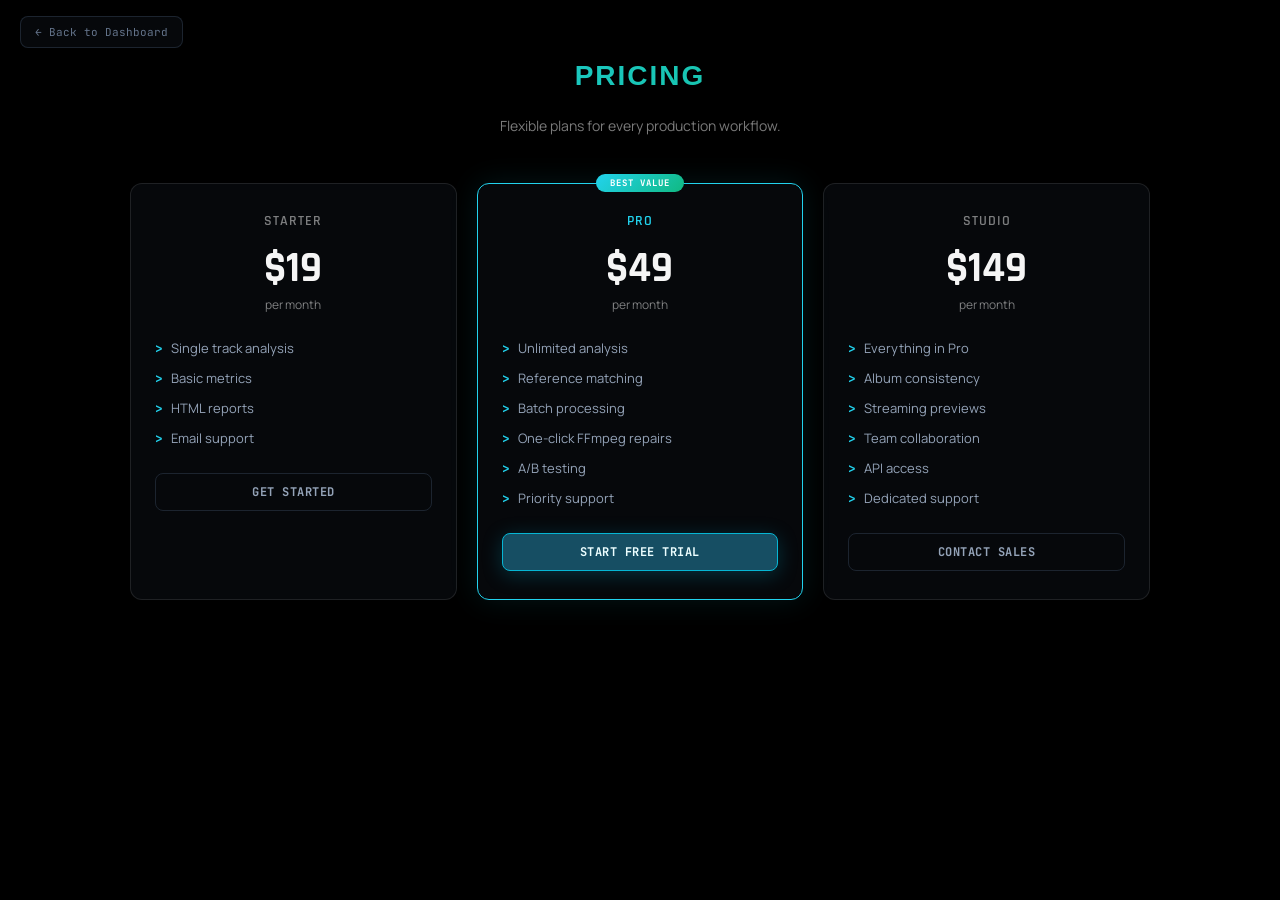
<file: nodaw-web/pricing.html>
<!DOCTYPE html>
<html lang="en" data-theme="obsidian-glass">
<head>
<meta charset="UTF-8">
<meta name="viewport" content="width=device-width, initial-scale=1.0">
<title>NoDAW — Pricing</title>
<link rel="preconnect" href="https://fonts.googleapis.com">
<link href="https://fonts.googleapis.com/css2?family=JetBrains+Mono:wght@400..700&family=Rajdhani:wght@500;600;700&family=Syncopate:wght@400;700&family=Manrope:wght@400..700&display=swap" rel="stylesheet">
<style>
:root {
  --nd-bg-deep: #020617; -- nd-bg-surface: #0f172a;
  --nd-bg-panel: rgba(15,23,42,0.92); --nd-bg-glass: rgba(15,23,42,0.68);
  --nd-border: rgba(51,65,85,0.5); --nd-border-active: rgba(6,182,212,0.38);
  --nd-cyan: #22d3ee; --nd-cyan-dark: #06b6d4; --nd-emerald: #10b981;
  --nd-orange: #f97316; --nd-red: #ef4444; --nd-gold: #facc15;
  --nd-text-primary: #e2e8f0; --nd-text-secondary: #94a3b8;
  --nd-text-muted: #64748b; --nd-text-dim: #475569;
  --nd-radius-sm: 4px; --nd-radius-md: 8px; --nd-radius-lg: 12px; --nd-radius-xl: 16px;
  --nd-font-mono: 'JetBrains Mono', monospace; --nd-font-tech: 'Rajdhani', sans-serif;
  --nd-font-body: 'Manrope', sans-serif; --nd-font-display: 'Syncopate', sans-serif;
}
[data-theme='obsidian-glass'] {
  --theme-bg: #000; --theme-surface: rgba(8,10,14,0.82);
  --theme-border: rgba(255,255,255,0.10); --theme-primary: #fff;
  --theme-secondary: #a1a1aa; --theme-accent: #22d3ee; --theme-accent-2: #10b981;
  --theme-gold: #c8a24a; --theme-text: #f5f5f5; --theme-muted: rgba(255,255,255,0.48);
  --theme-glow: rgba(34,211,238,0.10); --theme-gradient: linear-gradient(135deg,#22d3ee,#10b981);
}
* { margin:0; padding:0; box-sizing:border-box; }
body { font-family: var(--nd-font-body); background: var(--theme-bg, #020617); color: var(--theme-text, #e2e8f0); min-height:100vh; }
::-webkit-scrollbar { width: 6px; } ::-webkit-scrollbar-track { background:transparent; } ::-webkit-scrollbar-thumb { background: var(--nd-border); border-radius:3px; }

.btn { display:inline-flex; align-items:center; justify-content:center; gap:8px; font-family:var(--nd-font-mono); font-size:12px; font-weight:700; padding:10px 20px; border-radius:var(--nd-radius-md); cursor:pointer; transition:all 0.2s; border:1px solid transparent; text-transform:uppercase; letter-spacing:0.5px; }
.btn-primary { background:#164e63; border-color:var(--nd-cyan-dark); color:#ecfeff; box-shadow:0 4px 20px rgba(8,145,178,0.3); }
.btn-primary:hover { background:#155e75; box-shadow:0 6px 25px rgba(8,145,178,0.4); }
.btn-secondary { background:transparent; border-color:var(--nd-border); color:var(--nd-text-secondary); }
.btn-secondary:hover { border-color:var(--nd-cyan); color:var(--nd-text-primary); }
.btn-lg { padding:14px 28px; font-size:14px; }
.btn-sm { padding:6px 14px; font-size:10px; }
.w-full { width:100%; }

.section-title { font-family:var(--nd-font-display); font-size:28px; font-weight:700; letter-spacing:2px; text-transform:uppercase; margin-bottom:24px; background:var(--theme-gradient); -webkit-background-clip:text; -webkit-text-fill-color:transparent; background-clip:text; }
.section-sub { font-size:14px; color:var(--theme-muted); margin-bottom:32px; font-family:var(--nd-font-body); max-width:600px; }

.price-card { background:var(--theme-surface,var(--nd-bg-panel)); border:1px solid var(--theme-border,var(--nd-border)); border-radius:var(--nd-radius-lg); padding:28px 24px; text-align:center; transition:all 0.3s; }
.price-card.featured { border-color:var(--theme-accent,var(--nd-cyan)); box-shadow:0 0 30px var(--theme-glow); position:relative; }
.price-card.featured::before { content:'BEST VALUE'; position:absolute; top:-10px; left:50%; transform:translateX(-50%); background:var(--theme-gradient); color:#fff; font-family:var(--nd-font-mono); font-size:9px; font-weight:700; padding:3px 14px; border-radius:999px; letter-spacing:1px; }
.price-amount { font-family:var(--nd-font-tech); font-size:42px; font-weight:700; color:var(--theme-text); }
.price-period { font-size:12px; color:var(--theme-muted); margin-bottom:20px; }
.price-features { list-style:none; text-align:left; margin:20px 0; }
.price-features li { padding:6px 0; font-size:13px; color:var(--nd-text-secondary); display:flex; align-items:center; gap:8px; }
.price-features li::before { content:'>'; font-family:var(--nd-font-mono); color:var(--theme-accent,var(--nd-cyan)); font-weight:700; }

.back-link { position:fixed; top:16px; left:20px; z-index:100; font-family:var(--nd-font-mono); font-size:11px; color:var(--nd-text-muted); text-decoration:none; padding:8px 14px; border:1px solid var(--nd-border); border-radius:var(--nd-radius-md); background:var(--theme-surface,var(--nd-bg-panel)); backdrop-filter:blur(12px); transition:all 0.2s; }
.back-link:hover { border-color:var(--nd-cyan); color:var(--nd-cyan); }
</style>
</head>
<body>
<a href="index.html" class="back-link">&larr; Back to Dashboard</a>
<main style="max-width:1100px;margin:0 auto;padding:60px 40px">
  <h1 class="section-title" style="text-align:center">Pricing</h1>
  <p class="section-sub" style="text-align:center;margin:0 auto 48px">Flexible plans for every production workflow.</p>
  <div style="display:grid;grid-template-columns:repeat(3,1fr);gap:20px">
    <div class="price-card">
      <div style="font-family:var(--nd-font-tech);font-size:14px;font-weight:600;color:var(--theme-muted);margin-bottom:12px;letter-spacing:1px">STARTER</div>
      <div class="price-amount">$19</div>
      <div class="price-period">per month</div>
      <ul class="price-features">
        <li>Single track analysis</li>
        <li>Basic metrics</li>
        <li>HTML reports</li>
        <li>Email support</li>
      </ul>
      <button class="btn btn-secondary w-full">Get Started</button>
    </div>
    <div class="price-card featured">
      <div style="font-family:var(--nd-font-tech);font-size:14px;font-weight:600;color:var(--theme-accent,var(--nd-cyan));margin-bottom:12px;letter-spacing:1px">PRO</div>
      <div class="price-amount">$49</div>
      <div class="price-period">per month</div>
      <ul class="price-features">
        <li>Unlimited analysis</li>
        <li>Reference matching</li>
        <li>Batch processing</li>
        <li>One-click FFmpeg repairs</li>
        <li>A/B testing</li>
        <li>Priority support</li>
      </ul>
      <button class="btn btn-primary w-full">Start Free Trial</button>
    </div>
    <div class="price-card">
      <div style="font-family:var(--nd-font-tech);font-size:14px;font-weight:600;color:var(--theme-muted);margin-bottom:12px;letter-spacing:1px">STUDIO</div>
      <div class="price-amount">$149</div>
      <div class="price-period">per month</div>
      <ul class="price-features">
        <li>Everything in Pro</li>
        <li>Album consistency</li>
        <li>Streaming previews</li>
        <li>Team collaboration</li>
        <li>API access</li>
        <li>Dedicated support</li>
      </ul>
      <button class="btn btn-secondary w-full">Contact Sales</button>
    </div>
  </div>
</main>
</body>
</html>
</file>
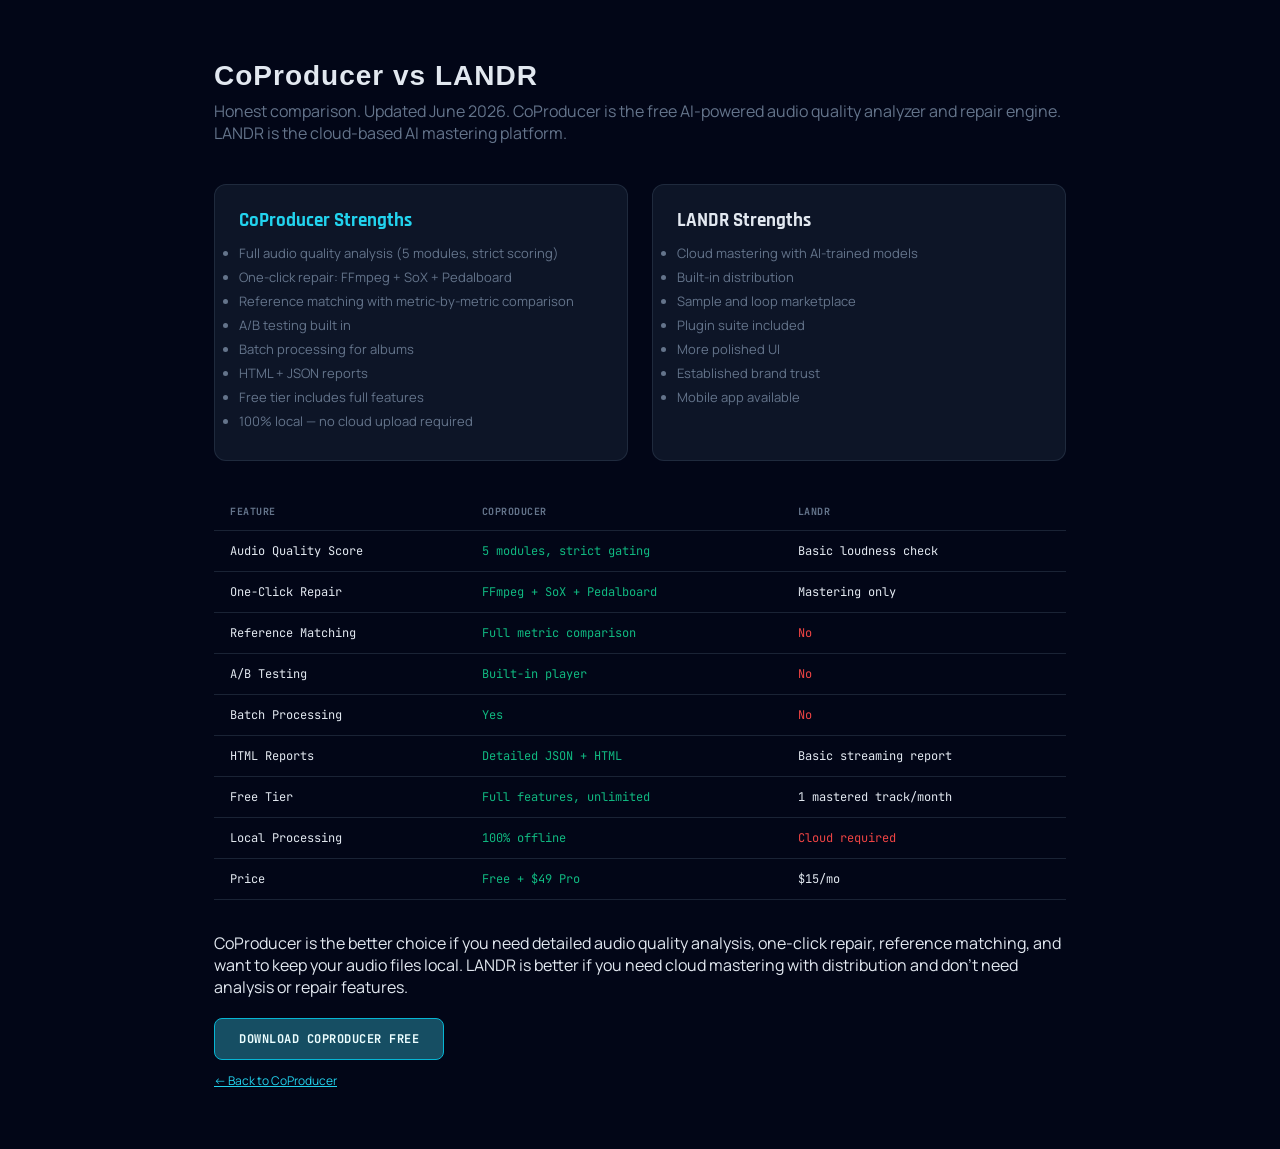
<file: nodaw-web/comparisons/vs-landr.html>
<!DOCTYPE html>
<html lang="en"><head><meta charset="UTF-8"><meta name="viewport" content="width=device-width,initial-scale=1.0">
<title>CoProducer vs LANDR | AI Audio Analysis Comparison 2026</title>
<meta name="description" content="Compare CoProducer vs LANDR for audio quality analysis and repair. CoProducer offers strict 5-module scoring, one-click FFmpeg repair, reference matching, A/B testing, and batch processing. Free tier available.">
<meta name="keywords" content="CoProducer vs LANDR, LANDR alternative, AI mastering comparison, audio analyzer vs LANDR">
<link rel="canonical" href="https://myaiplug.github.io/coproducer/comparisons/vs-landr.html">
<script async src="https://www.googletagmanager.com/gtag/js?id=G-XXXXXXXXXX"></script><script>window.dataLayer=window.dataLayer||[];function gtag(){dataLayer.push(arguments);}gtag('js',new Date());gtag('config','G-XXXXXXXXXX');</script>
<link href="https://fonts.googleapis.com/css2?family=JetBrains+Mono:wght@400;700&family=Rajdhani:wght@500;600;700&family=Manrope:wght@400;700&family=Syncopate:wght@400;700&display=swap" rel="stylesheet">
<style>:root{--nd-bg-deep:#020617;--nd-bg-surface:#0f172a;--nd-border:rgba(51,65,85,0.5);--nd-cyan:#22d3ee;--nd-emerald:#10b981;--nd-text-primary:#e2e8f0;--nd-text-muted:#64748b;--nd-font-mono:'JetBrains Mono',monospace;--nd-font-tech:'Rajdhani',sans-serif;--nd-font-body:'Manrope',sans-serif;--nd-font-display:'Syncopate',sans-serif;}
*{margin:0;padding:0;box-sizing:border-box;}
body{font-family:var(--nd-font-body);background:#020617;color:var(--nd-text-primary);padding:60px 24px;max-width:900px;margin:0 auto;}
h1{font-family:var(--nd-font-display);font-size:28px;letter-spacing:1px;margin-bottom:8px;}
.sub{color:var(--nd-text-muted);margin-bottom:40px;}
table{width:100%;border-collapse:separate;border-spacing:0;font-family:var(--nd-font-mono);font-size:12px;margin:32px 0;}
th,td{padding:12px 16px;text-align:left;border-bottom:1px solid var(--nd-border);}
th{font-size:10px;text-transform:uppercase;letter-spacing:0.5px;color:var(--nd-text-muted);}
.check{color:var(--nd-emerald);}.cross{color:#ef4444;}
.highlight-row td{background:rgba(34,211,238,0.05);}
.cta{display:inline-block;padding:12px 24px;border-radius:8px;background:#164e63;border:1px solid #06b6d4;color:#ecfeff;font-family:var(--nd-font-mono);font-size:12px;font-weight:700;text-decoration:none;text-transform:uppercase;letter-spacing:0.5px;margin-top:20px;}
.cta:hover{background:#155e75;}
.pros-cons{display:grid;grid-template-columns:1fr 1fr;gap:24px;margin:24px 0;}
.card{background:rgba(15,23,42,0.92);border:1px solid var(--nd-border);border-radius:12px;padding:24px;}
.card h3{margin-bottom:12px;font-family:var(--nd-font-tech);}
.card li{margin:6px 0;font-size:13px;color:var(--nd-text-muted);}
</style>
</head><body>
<h1>CoProducer vs LANDR</h1>
<p class="sub">Honest comparison. Updated June 2026. CoProducer is the free AI-powered audio quality analyzer and repair engine. LANDR is the cloud-based AI mastering platform.</p>

<div class="pros-cons">
  <div class="card"><h3 style="color:var(--nd-cyan)">CoProducer Strengths</h3>
    <ul><li>Full audio quality analysis (5 modules, strict scoring)</li><li>One-click repair: FFmpeg + SoX + Pedalboard</li><li>Reference matching with metric-by-metric comparison</li><li>A/B testing built in</li><li>Batch processing for albums</li><li>HTML + JSON reports</li><li>Free tier includes full features</li><li>100% local — no cloud upload required</li></ul>
  </div>
  <div class="card"><h3 style="color:var(--nd-gold)">LANDR Strengths</h3>
    <ul><li>Cloud mastering with AI-trained models</li><li>Built-in distribution</li><li>Sample and loop marketplace</li><li>Plugin suite included</li><li>More polished UI</li><li>Established brand trust</li><li>Mobile app available</li></ul>
  </div>
</div>

<table><tr><th>Feature</th><th>CoProducer</th><th>LANDR</th></tr>
<tr><td>Audio Quality Score</td><td class="check">5 modules, strict gating</td><td>Basic loudness check</td></tr>
<tr><td>One-Click Repair</td><td class="check">FFmpeg + SoX + Pedalboard</td><td>Mastering only</td></tr>
<tr><td>Reference Matching</td><td class="check">Full metric comparison</td><td class="cross">No</td></tr>
<tr><td>A/B Testing</td><td class="check">Built-in player</td><td class="cross">No</td></tr>
<tr><td>Batch Processing</td><td class="check">Yes</td><td class="cross">No</td></tr>
<tr><td>HTML Reports</td><td class="check">Detailed JSON + HTML</td><td>Basic streaming report</td></tr>
<tr><td>Free Tier</td><td class="check">Full features, unlimited</td><td>1 mastered track/month</td></tr>
<tr><td>Local Processing</td><td class="check">100% offline</td><td class="cross">Cloud required</td></tr>
<tr><td>Price</td><td class="check" style="color:var(--nd-emerald)">Free + $49 Pro</td><td>$15/mo</td></tr>
</table>

<p style="margin-top:32px">CoProducer is the better choice if you need detailed audio quality analysis, one-click repair, reference matching, and want to keep your audio files local. LANDR is better if you need cloud mastering with distribution and don't need analysis or repair features.</p>

<a href="https://github.com/myaiplug/coproducer" class="cta">Download CoProducer Free</a>
<p style="margin-top:12px;font-size:12px;color:var(--nd-text-muted)"><a href="../" style="color:var(--nd-cyan)">&larr; Back to CoProducer</a></p>
</body></html>
</file>
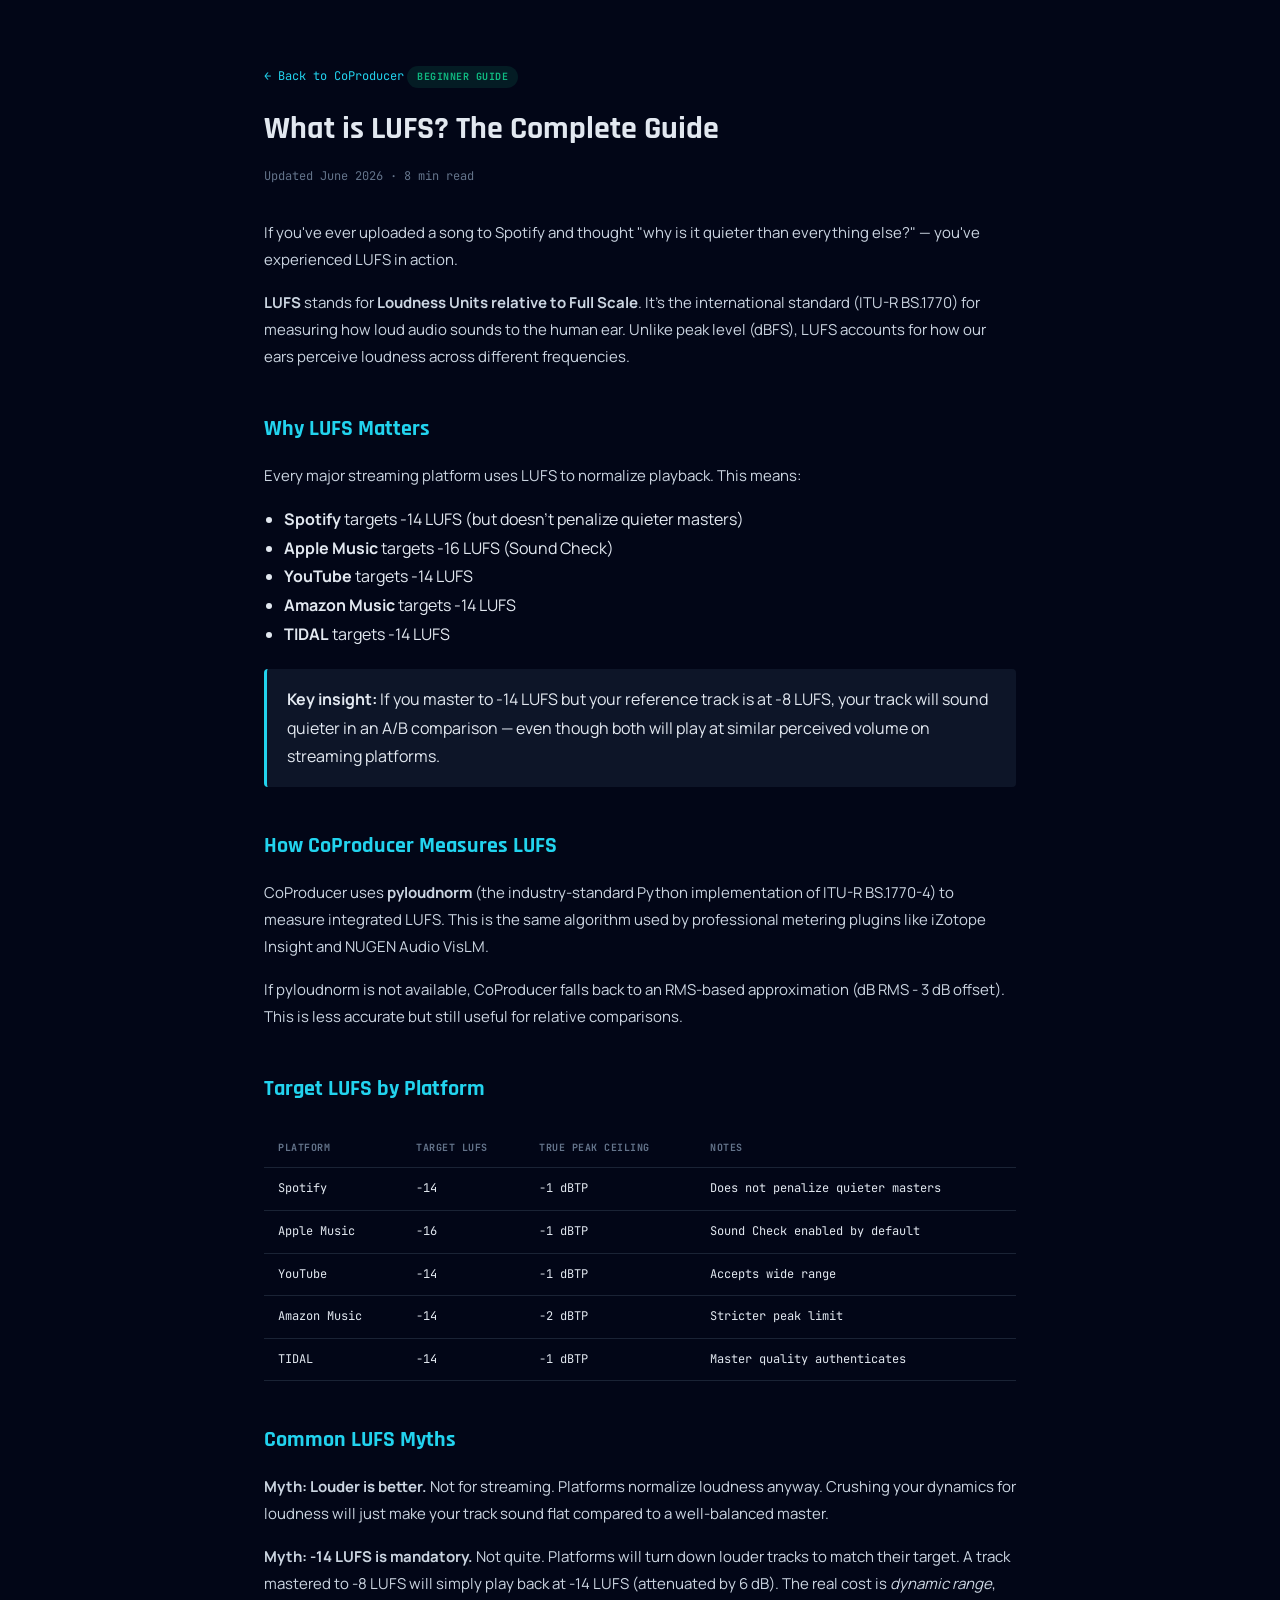
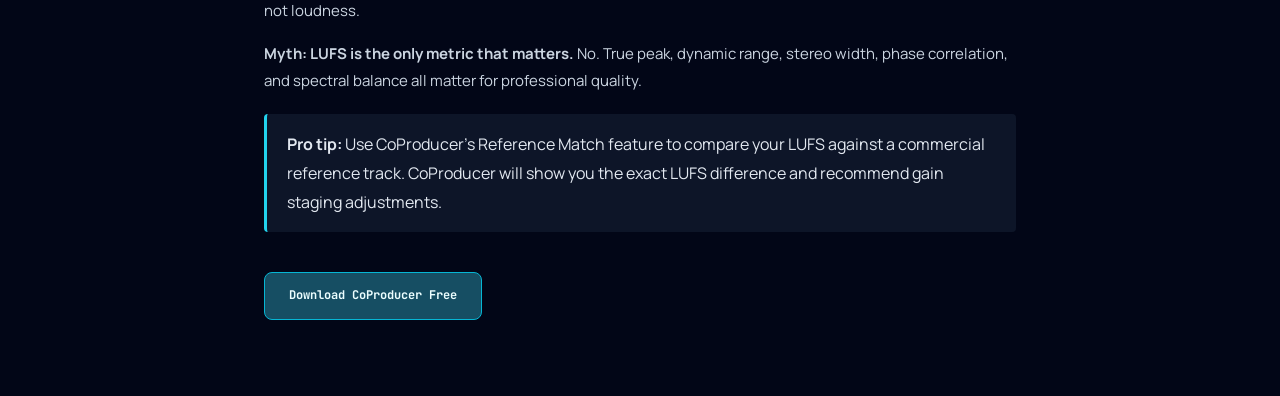
<file: nodaw-web/guides/what-is-lufs.html>
<!DOCTYPE html><html lang="en"><head><meta charset="UTF-8"><meta name="viewport" content="width=device-width,initial-scale=1.0"><title>What is LUFS? Complete Guide to Loudness Units</title><meta name="description" content="Complete guide to LUFS: what it means, how streaming platforms use it, how to measure your mix, and target loudness levels for Spotify, Apple Music, YouTube."><link rel="canonical" href="https://myaiplug.github.io/coproducer/guides/what-is-lufs.html"><link href="https://fonts.googleapis.com/css2?family=JetBrains+Mono:wght@400;700&family=Rajdhani:wght@500;700&family=Manrope:wght@400;700&display=swap" rel="stylesheet"><style>:root{--bg:#020617;--surface:rgba(15,23,42,0.92);--border:rgba(51,65,85,0.5);--cyan:#22d3ee;--emerald:#10b981;--text:#e2e8f0;--muted:#64748b;--mono:'JetBrains Mono',monospace;--tech:'Rajdhani',sans-serif;--body:'Manrope',sans-serif;}*{margin:0;padding:0;box-sizing:border-box;}body{font-family:var(--body);background:var(--bg);color:var(--text);padding:60px 24px;max-width:800px;margin:0 auto;line-height:1.8;}h1{font-family:var(--tech);font-size:32px;margin-bottom:8px;}h2{font-family:var(--tech);font-size:22px;margin:40px 0 12px;color:var(--cyan);}p{font-size:15px;color:#cbd5e1;margin-bottom:16px;}.meta{color:var(--muted);font-family:var(--mono);font-size:12px;margin-bottom:32px;}.highlight{padding:16px 20px;background:var(--surface);border-left:3px solid var(--cyan);border-radius:4px;margin:20px 0;}code{font-family:var(--mono);font-size:13px;background:rgba(34,211,238,0.1);padding:2px 6px;border-radius:3px;}.tag{display:inline-block;padding:2px 10px;border-radius:999px;background:rgba(16,185,129,0.12);color:var(--emerald);font-family:var(--mono);font-size:10px;font-weight:700;text-transform:uppercase;letter-spacing:0.5px;margin-bottom:12px;}table{width:100%;border-collapse:collapse;font-family:var(--mono);font-size:12px;margin:20px 0;}th,td{padding:10px 14px;text-align:left;border-bottom:1px solid var(--border);}th{color:var(--muted);text-transform:uppercase;font-size:10px;letter-spacing:0.5px;}.back{color:var(--cyan);text-decoration:none;font-family:var(--mono);font-size:12px;}</style></head><body>
<a href="../" class="back">&larr; Back to CoProducer</a>
<div class="tag">Beginner Guide</div>
<h1>What is LUFS? The Complete Guide</h1>
<p class="meta">Updated June 2026 &middot; 8 min read</p>
<p>If you've ever uploaded a song to Spotify and thought "why is it quieter than everything else?" — you've experienced LUFS in action.</p>
<p><strong>LUFS</strong> stands for <strong>Loudness Units relative to Full Scale</strong>. It's the international standard (ITU-R BS.1770) for measuring how loud audio sounds to the human ear. Unlike peak level (dBFS), LUFS accounts for how our ears perceive loudness across different frequencies.</p>

<h2>Why LUFS Matters</h2>
<p>Every major streaming platform uses LUFS to normalize playback. This means:</p>
<ul style="padding-left:20px;margin-bottom:16px">
<li><strong>Spotify</strong> targets -14 LUFS (but doesn't penalize quieter masters)</li>
<li><strong>Apple Music</strong> targets -16 LUFS (Sound Check)</li>
<li><strong>YouTube</strong> targets -14 LUFS</li>
<li><strong>Amazon Music</strong> targets -14 LUFS</li>
<li><strong>TIDAL</strong> targets -14 LUFS</li>
</ul>

<div class="highlight"><strong>Key insight:</strong> If you master to -14 LUFS but your reference track is at -8 LUFS, your track will sound quieter in an A/B comparison — even though both will play at similar perceived volume on streaming platforms.</div>

<h2>How CoProducer Measures LUFS</h2>
<p>CoProducer uses <strong>pyloudnorm</strong> (the industry-standard Python implementation of ITU-R BS.1770-4) to measure integrated LUFS. This is the same algorithm used by professional metering plugins like iZotope Insight and NUGEN Audio VisLM.</p>
<p>If pyloudnorm is not available, CoProducer falls back to an RMS-based approximation (dB RMS - 3 dB offset). This is less accurate but still useful for relative comparisons.</p>

<h2>Target LUFS by Platform</h2>
<table><tr><th>Platform</th><th>Target LUFS</th><th>True Peak Ceiling</th><th>Notes</th></tr>
<tr><td>Spotify</td><td>-14</td><td>-1 dBTP</td><td>Does not penalize quieter masters</td></tr>
<tr><td>Apple Music</td><td>-16</td><td>-1 dBTP</td><td>Sound Check enabled by default</td></tr>
<tr><td>YouTube</td><td>-14</td><td>-1 dBTP</td><td>Accepts wide range</td></tr>
<tr><td>Amazon Music</td><td>-14</td><td>-2 dBTP</td><td>Stricter peak limit</td></tr>
<tr><td>TIDAL</td><td>-14</td><td>-1 dBTP</td><td>Master quality authenticates</td></tr>
</table>

<h2>Common LUFS Myths</h2>
<p><strong>Myth: Louder is better.</strong> Not for streaming. Platforms normalize loudness anyway. Crushing your dynamics for loudness will just make your track sound flat compared to a well-balanced master.</p>
<p><strong>Myth: -14 LUFS is mandatory.</strong> Not quite. Platforms will turn down louder tracks to match their target. A track mastered to -8 LUFS will simply play back at -14 LUFS (attenuated by 6 dB). The real cost is <em>dynamic range</em>, not loudness.</p>
<p><strong>Myth: LUFS is the only metric that matters.</strong> No. True peak, dynamic range, stereo width, phase correlation, and spectral balance all matter for professional quality.</p>

<div class="highlight"><strong>Pro tip:</strong> Use CoProducer's Reference Match feature to compare your LUFS against a commercial reference track. CoProducer will show you the exact LUFS difference and recommend gain staging adjustments.</div>

<p style="margin-top:40px"><a href="https://github.com/myaiplug/coproducer" style="display:inline-block;padding:12px 24px;border-radius:8px;background:#164e63;border:1px solid #06b6d4;color:#ecfeff;font-family:var(--mono);font-size:12px;font-weight:700;text-decoration:none">Download CoProducer Free</a></p>
</body></html>
</file>
